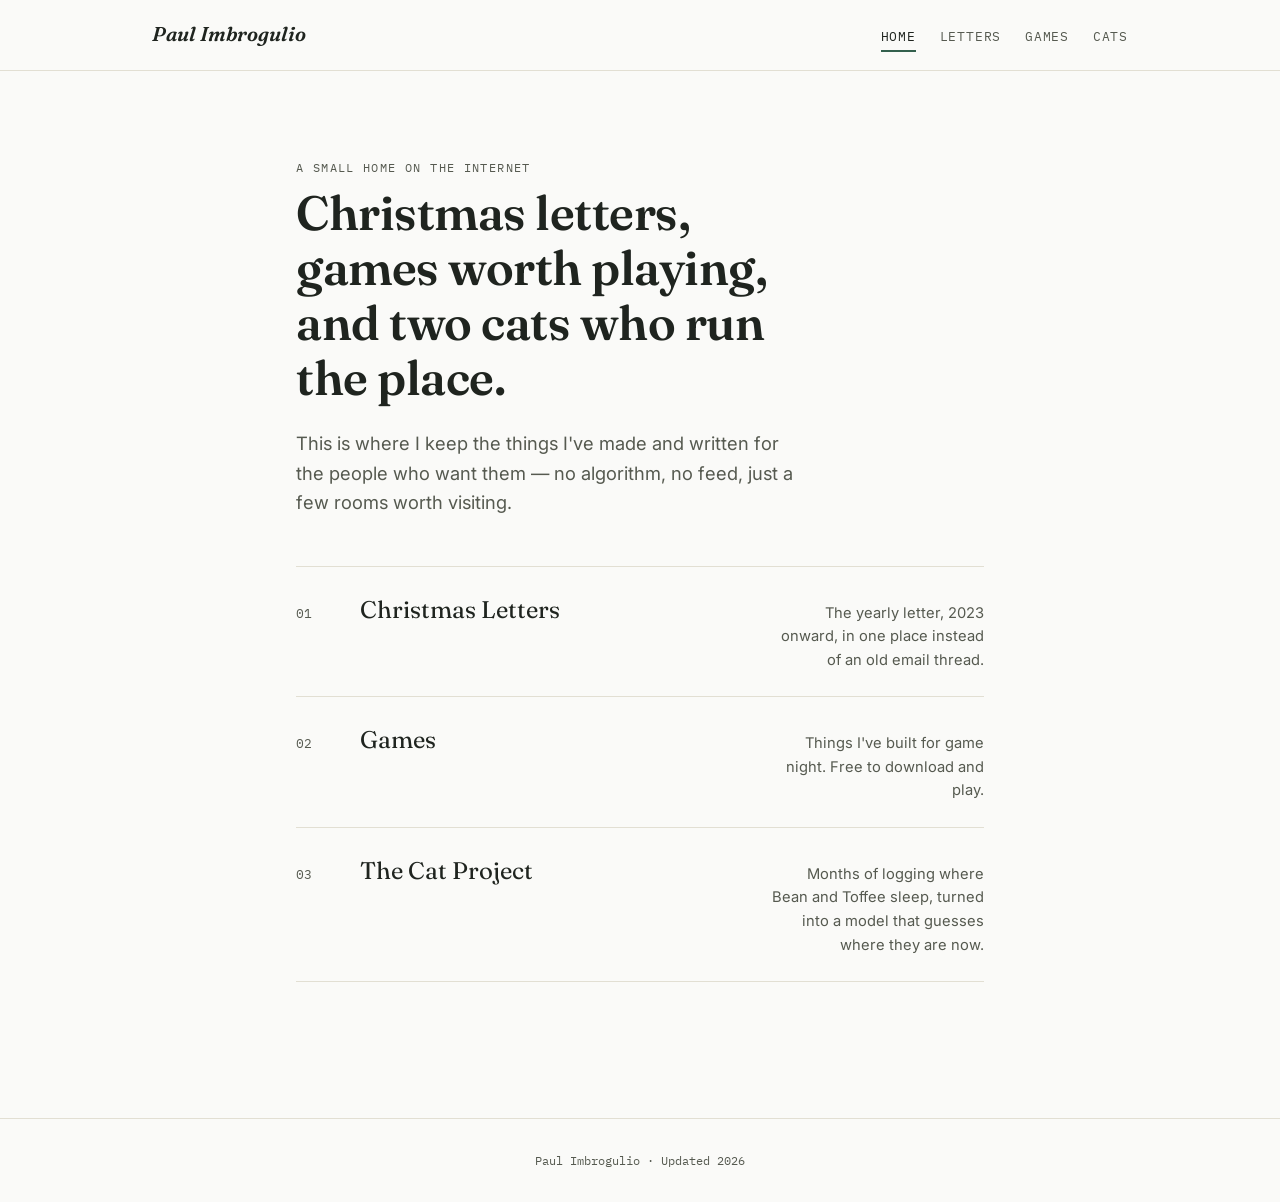
<file: index.html>
<!doctype html>
<html lang="en">
<head>
<meta charset="UTF-8">
<meta name="viewport" content="width=device-width, initial-scale=1">
<title>Home — Paul Imbrogulio</title>
<meta name="description" content="A small home on the internet for Christmas letters, games to play with friends, and a project about my cats.">
<link rel="icon" href="data:image/svg+xml,%3Csvg%20xmlns%3D%22http%3A%2F%2Fwww.w3.org%2F2000%2Fsvg%22%20viewBox%3D%220%200%2032%2032%22%3E%3Cpath%20d%3D%22M4%2016%2016%206l12%2010M8%2014v12h16V14%22%20fill%3D%22none%22%20stroke%3D%22%2333604D%22%20stroke-width%3D%222%22%2F%3E%3C%2Fsvg%3E">
<link rel="preconnect" href="https://fonts.googleapis.com">
<link href="https://fonts.googleapis.com/css2?family=Fraunces:ital,wght@0,500;0,600;1,600&family=Inter:wght@400;500&family=IBM+Plex+Mono:wght@400;500&display=swap" rel="stylesheet">
<link rel="stylesheet" href="css/style.css">
</head>
<body>

<header class="site">
  <div class="site-bar">
    <a class="wordmark" href="index.html">Paul Imbrogulio</a>
    <nav class="site-nav">
      <a href="index.html" aria-current="page">Home</a>
      <a href="letters.html">Letters</a>
      <a href="games.html">Games</a>
      <a href="cats.html">Cats</a>
    </nav>
  </div>
</header>

<main>
  <section class="hero">
    <span class="eyebrow">A small home on the internet</span>
    <h1>Christmas letters, games worth playing, and two cats who run the place.</h1>
    <p class="lede">This is where I keep the things I've made and written for the people who want them — no algorithm, no feed, just a few rooms worth visiting.</p>

    <ul class="index-list">
      <li>
        <a class="index-item" href="letters.html">
          <span class="index-num">01</span>
          <span class="index-title">Christmas Letters</span>
          <span class="index-desc">The yearly letter, 2023 onward, in one place instead of an old email thread.</span>
        </a>
      </li>
      <li>
        <a class="index-item" href="games.html">
          <span class="index-num">02</span>
          <span class="index-title">Games</span>
          <span class="index-desc">Things I've built for game night. Free to download and play.</span>
        </a>
      </li>
      <li>
        <a class="index-item" href="cats.html">
          <span class="index-num">03</span>
          <span class="index-title">The Cat Project</span>
          <span class="index-desc">Months of logging where Bean and Toffee sleep, turned into a model that guesses where they are now.</span>
        </a>
      </li>
    </ul>
  </section>
</main>

<footer class="site">
  <div class="wrap">Paul Imbrogulio · Updated 2026</div>
</footer>

</body>
</html>
</file>
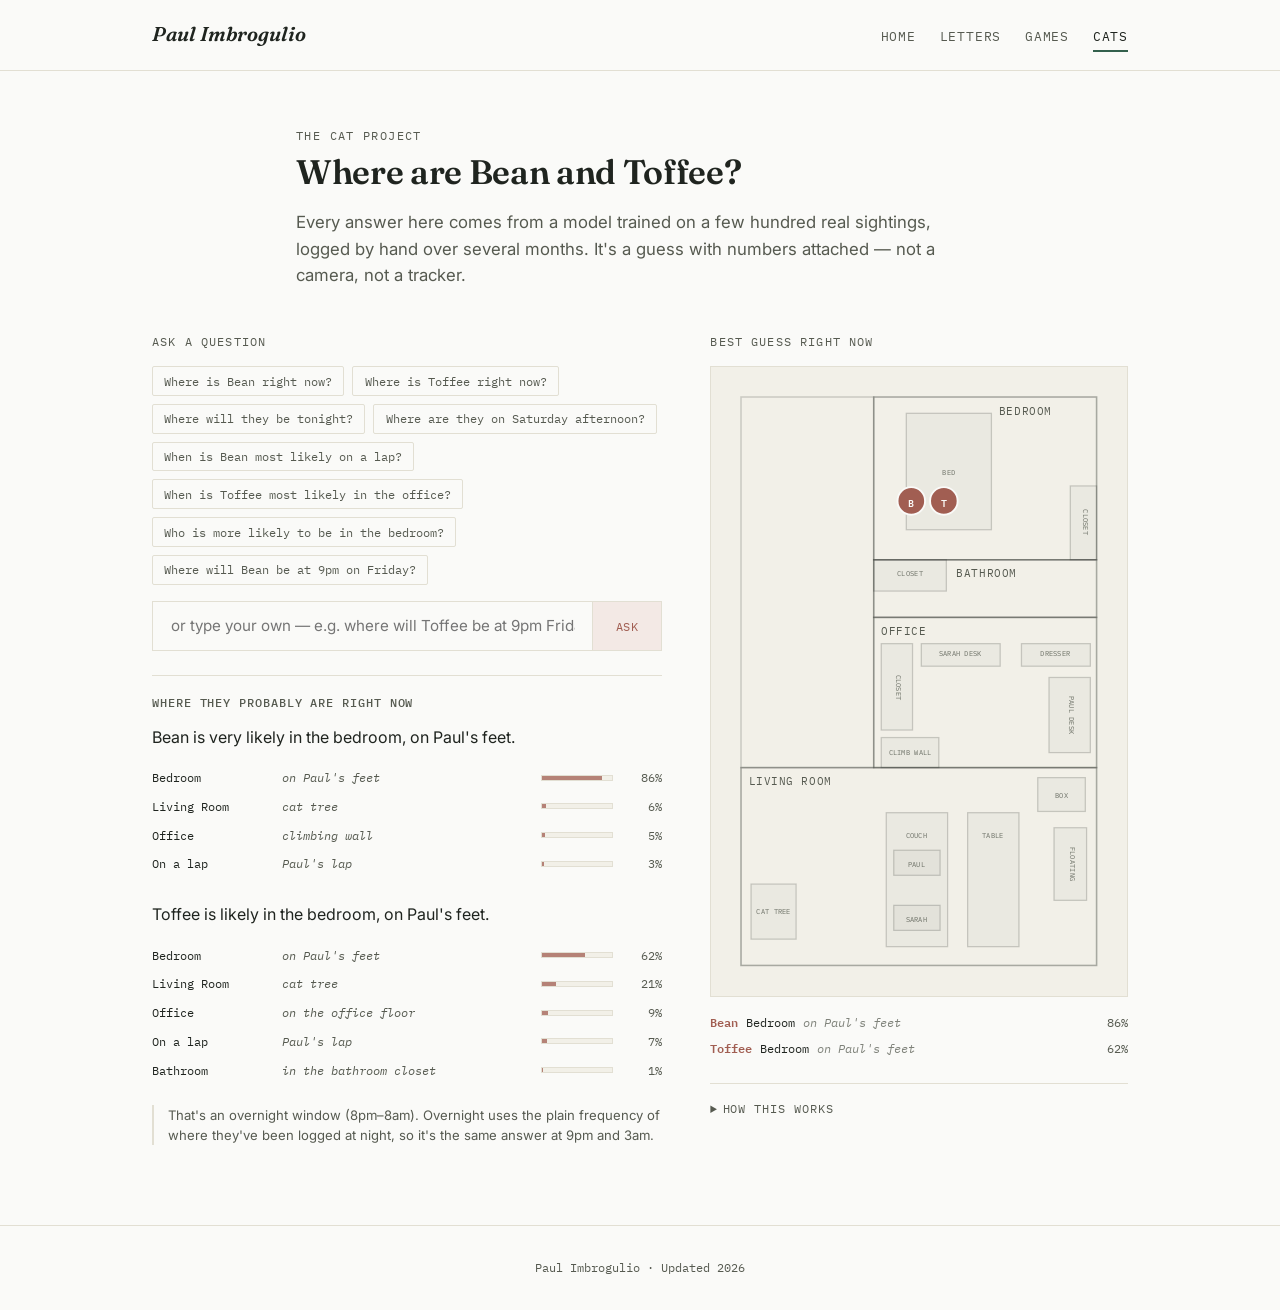
<file: cats.html>
<!doctype html>
<html lang="en">
<head>
<meta charset="UTF-8">
<meta name="viewport" content="width=device-width, initial-scale=1">
<title>The Cat Project — Paul Imbrogulio</title>
<link rel="icon" href="data:image/svg+xml,%3Csvg%20xmlns%3D%22http%3A%2F%2Fwww.w3.org%2F2000%2Fsvg%22%20viewBox%3D%220%200%2032%2032%22%3E%3Cpath%20d%3D%22M4%2016%2016%206l12%2010M8%2014v12h16V14%22%20fill%3D%22none%22%20stroke%3D%22%2333604D%22%20stroke-width%3D%222%22%2F%3E%3C%2Fsvg%3E">
<link rel="preconnect" href="https://fonts.googleapis.com">
<link href="https://fonts.googleapis.com/css2?family=Fraunces:ital,wght@0,500;0,600;1,600&family=Inter:wght@400;500&family=IBM+Plex+Mono:wght@400;500&display=swap" rel="stylesheet">
<link rel="stylesheet" href="css/style.css">
</head>
<body>

<header class="site">
  <div class="site-bar">
    <a class="wordmark" href="index.html">Paul Imbrogulio</a>
    <nav class="site-nav">
      <a href="index.html">Home</a>
      <a href="letters.html">Letters</a>
      <a href="games.html">Games</a>
      <a href="cats.html" aria-current="page">Cats</a>
    </nav>
  </div>
</header>

<main>
  <div class="page-head">
    <span class="eyebrow">The Cat Project</span>
    <h1>Where are Bean and Toffee?</h1>
    <p>Every answer here comes from a model trained on a few hundred real sightings, logged by hand over several months. It's a guess with numbers attached — not a camera, not a tracker.</p>
  </div>

  <div class="cats-layout">

    <section aria-label="Ask about the cats">
      <span class="panel-label">Ask a question</span>

      <div class="chip-row" id="presetChips"></div>

      <form class="ask-form" id="askForm">
        <label class="visually-hidden" for="askInput">Ask about the cats</label>
        <input id="askInput" type="text" autocomplete="off"
               placeholder="or type your own — e.g. where will Toffee be at 9pm Friday?">
        <button type="submit">Ask</button>
      </form>

      <div class="answer-panel" id="answerPanel" aria-live="polite"></div>
    </section>

    <section aria-label="Where the cats probably are now">
      <span class="panel-label">Best guess right now</span>
      <div class="floorplan-frame">
        <!-- Traced from the real layout. Rooms down the right, hallway down
             the left, living room across the bottom. The kitchen table and the
             couch are furniture *inside* the living room — there is no kitchen
             room — which is why the kitchen table and "On a lap" are drawn here
             rather than as rooms of their own. Coordinates are mirrored by
             SPOT_POINTS (one entry per furniture shape, which is what the dots
             actually use) and BUCKET_POINTS (room centroids, the fallback) in
             js/cats.js; move a rect, move both. -->
        <svg id="floorplan" viewBox="0 0 300 470" role="img"
             aria-label="Floor plan of the apartment showing each cat's most likely location right now">

          <!-- Hallway: unlabelled and faint. It orients the reader without
               competing with the rooms the cats are actually logged in. -->
          <rect class="room-rect hallway" x="8" y="8" width="106" height="296"/>

          <rect class="room-rect" x="114" y="8" width="178" height="130"/>
          <!-- x=214, not the x=120 the other rooms use: the bed starts at
               x=140 and the word is ~41 units wide, so from the left edge it
               lands on the bed's top corner. This is the same dodge Bathroom
               already makes below to clear its closet. -->
          <text class="room-label" x="214" y="22">Bedroom</text>
          <rect class="furn" x="140" y="21" width="68" height="93"/>
          <text class="furn-label" x="174" y="70">Bed</text>
          <rect class="furn" x="271" y="79" width="21" height="59"/>
          <text class="furn-label" x="281" y="108" transform="rotate(90 281 108)">Closet</text>

          <rect class="room-rect" x="114" y="138" width="178" height="46"/>
          <text class="room-label" x="180" y="152">Bathroom</text>
          <rect class="furn" x="114" y="138" width="58" height="25"/>
          <text class="furn-label" x="143" y="151">Closet</text>

          <rect class="room-rect" x="114" y="184" width="178" height="120"/>
          <text class="room-label" x="120" y="198">Office</text>
          <rect class="furn" x="120" y="205" width="25" height="69"/>
          <text class="furn-label" x="132" y="240" transform="rotate(90 132 240)">Closet</text>
          <rect class="furn" x="152" y="205" width="63" height="18"/>
          <text class="furn-label" x="183" y="215">Sarah Desk</text>
          <rect class="furn" x="232" y="205" width="55" height="18"/>
          <text class="furn-label" x="259" y="215">Dresser</text>
          <rect class="furn" x="254" y="232" width="33" height="60"/>
          <text class="furn-label" x="270" y="262" transform="rotate(90 270 262)">Paul Desk</text>
          <!-- The climbing wall. Went up ~19 Jul 2026 and is now the single
               most-used spot in the house, so it earns its full name here —
               "Wall" alone reads as a structural wall. -->
          <rect class="furn" x="120" y="280" width="46" height="24"/>
          <text class="furn-label" x="143" y="294">Climb Wall</text>

          <rect class="room-rect" x="8" y="304" width="284" height="158"/>
          <text class="room-label" x="14" y="318">Living Room</text>
          <rect class="furn" x="16" y="397" width="36" height="44"/>
          <text class="furn-label" x="34" y="421">Cat Tree</text>
          <rect class="furn" x="124" y="340" width="49" height="107"/>
          <text class="furn-label" x="148" y="360">Couch</text>
          <!-- The two lap spots, drawn inside the couch as in the sketch — one
               cushion each, so "Paul's lap" and "Sarah's lap" are separate
               targets rather than one anonymous "On a lap" blob. Paul takes the
               upper cushion, Sarah the lower; SPOT_POINTS in js/cats.js must
               agree with that choice. -->
          <rect class="furn" x="130" y="370" width="37" height="20"/>
          <text class="furn-label" x="148" y="383">Paul</text>
          <rect class="furn" x="130" y="414" width="37" height="20"/>
          <text class="furn-label" x="148" y="427">Sarah</text>
          <rect class="furn" x="189" y="340" width="41" height="107"/>
          <text class="furn-label" x="209" y="360">Table</text>
          <rect class="furn" x="245" y="312" width="38" height="27"/>
          <text class="furn-label" x="264" y="328">Box</text>
          <rect class="furn" x="258" y="352" width="26" height="58"/>
          <text class="furn-label" x="271" y="381" transform="rotate(90 271 381)">Floating</text>

          <g id="catsLayer"></g>
        </svg>
      </div>
      <p class="cat-status" id="catStatus"></p>

      <details class="method">
        <summary>How this works</summary>
        <p>Each sighting was logged with a timestamp and a spot — which side of the bed, whose desk, whose lap. The answer splits on one thing only: day or night. Within each half it's the frequency of what's actually been logged, so 10am and 4pm give the same answer, and so do 9pm and 3am.</p>
        <p>That's deliberate, and it replaced a random forest that read the clock more finely. Tested properly — trained on the past, scored on what happened next — knowing the exact hour of the afternoon made the predictions <em>worse</em>, not better. Where these two settle during the day turns out not to be a function of the clock, or at least not one a few hundred sightings can demonstrate. Night versus day is a real difference. Two o'clock versus five isn't.</p>
        <p>Recent sightings count for more than old ones, on a ninety-day half-life. That matters more than it sounds: a climbing wall went up in the office in July and promptly became the most popular spot in the house, so sightings from the spring describe a home that no longer quite exists. Ninety days is a deliberately gentle setting — it keeps the answers steady rather than letting a handful of new sightings rewrite the page, at the cost of taking a few weeks to notice when the cats genuinely change their minds.</p>
        <p>The ~20 specific spots are grouped into rooms so the map stays readable, with the most likely exact spot shown as the smaller tag. Percentages are the model's confidence.</p>
        <p id="accuracyNote"></p>
        <p class="data-meta" id="dataMeta"></p>
      </details>
    </section>

  </div>
</main>

<footer class="site">
  <div class="wrap">Paul Imbrogulio · Updated 2026</div>
</footer>

<script src="js/cat-data.js"></script>
<script src="js/cats.js"></script>
</body>
</html>
</file>
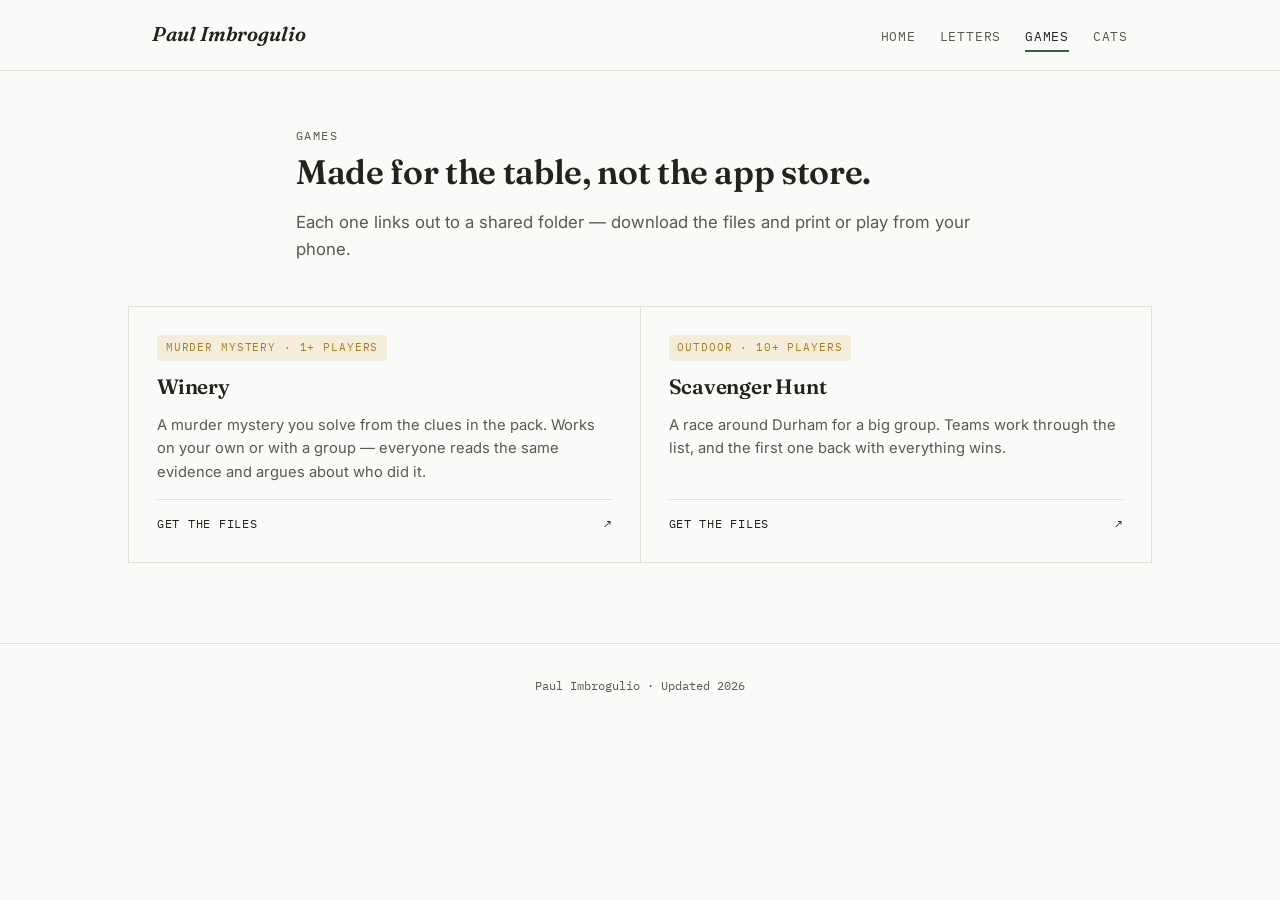
<file: games.html>
<!doctype html>
<html lang="en">
<head>
<meta charset="UTF-8">
<meta name="viewport" content="width=device-width, initial-scale=1">
<title>Games — Paul Imbrogulio</title>
<link rel="icon" href="data:image/svg+xml,%3Csvg%20xmlns%3D%22http%3A%2F%2Fwww.w3.org%2F2000%2Fsvg%22%20viewBox%3D%220%200%2032%2032%22%3E%3Cpath%20d%3D%22M4%2016%2016%206l12%2010M8%2014v12h16V14%22%20fill%3D%22none%22%20stroke%3D%22%2333604D%22%20stroke-width%3D%222%22%2F%3E%3C%2Fsvg%3E">
<link rel="preconnect" href="https://fonts.googleapis.com">
<link href="https://fonts.googleapis.com/css2?family=Fraunces:ital,wght@0,500;0,600;1,600&family=Inter:wght@400;500&family=IBM+Plex+Mono:wght@400;500&display=swap" rel="stylesheet">
<link rel="stylesheet" href="css/style.css">
</head>
<body>

<header class="site">
  <div class="site-bar">
    <a class="wordmark" href="index.html">Paul Imbrogulio</a>
    <nav class="site-nav">
      <a href="index.html">Home</a>
      <a href="letters.html">Letters</a>
      <a href="games.html" aria-current="page">Games</a>
      <a href="cats.html">Cats</a>
    </nav>
  </div>
</header>

<main>
  <div class="page-head">
    <span class="eyebrow">Games</span>
    <h1>Made for the table, not the app store.</h1>
    <p>Each one links out to a shared folder — download the files and print or play from your phone.</p>
  </div>

  <div class="games-grid">

    <div class="game-card">
      <span class="game-tag">Murder mystery · 1+ players</span>
      <h3>Winery</h3>
      <p>A murder mystery you solve from the clues in the pack. Works on your own or with a group — everyone reads the same evidence and argues about who did it.</p>
      <a class="game-link" href="https://drive.google.com/drive/folders/1o4P4Zfi7lDPJpE_8H0JpzbonFxgariHJ?usp=sharing" target="_blank" rel="noopener">
        <span>Get the files</span><span>↗</span>
      </a>
    </div>

    <div class="game-card">
      <span class="game-tag">Outdoor · 10+ players</span>
      <h3>Scavenger Hunt</h3>
      <p>A race around Durham for a big group. Teams work through the list, and the first one back with everything wins.</p>
      <a class="game-link" href="https://drive.google.com/drive/folders/1SycedC9wqn7YB5saLJhlAQhlqDxfZPBk?usp=sharing" target="_blank" rel="noopener">
        <span>Get the files</span><span>↗</span>
      </a>
    </div>

  </div>
</main>

<footer class="site">
  <div class="wrap">Paul Imbrogulio · Updated 2026</div>
</footer>

</body>
</html>
</file>
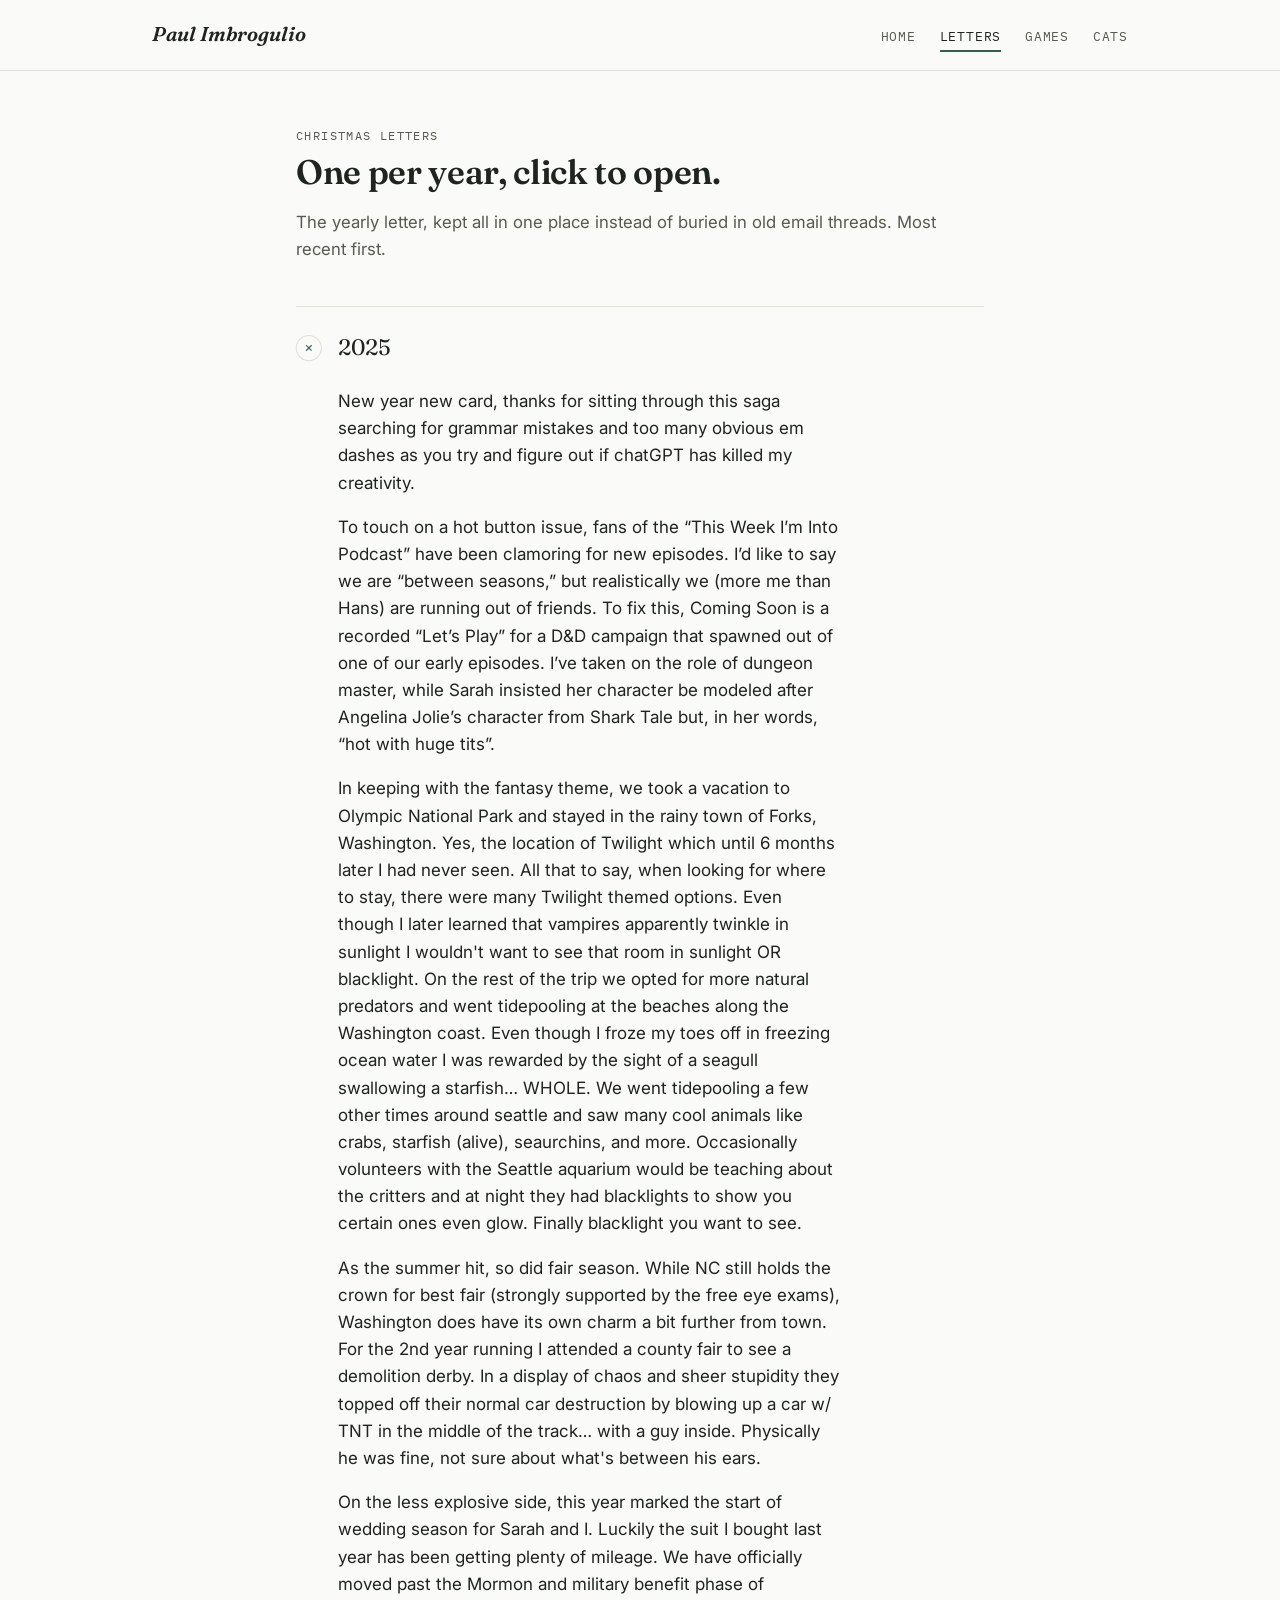
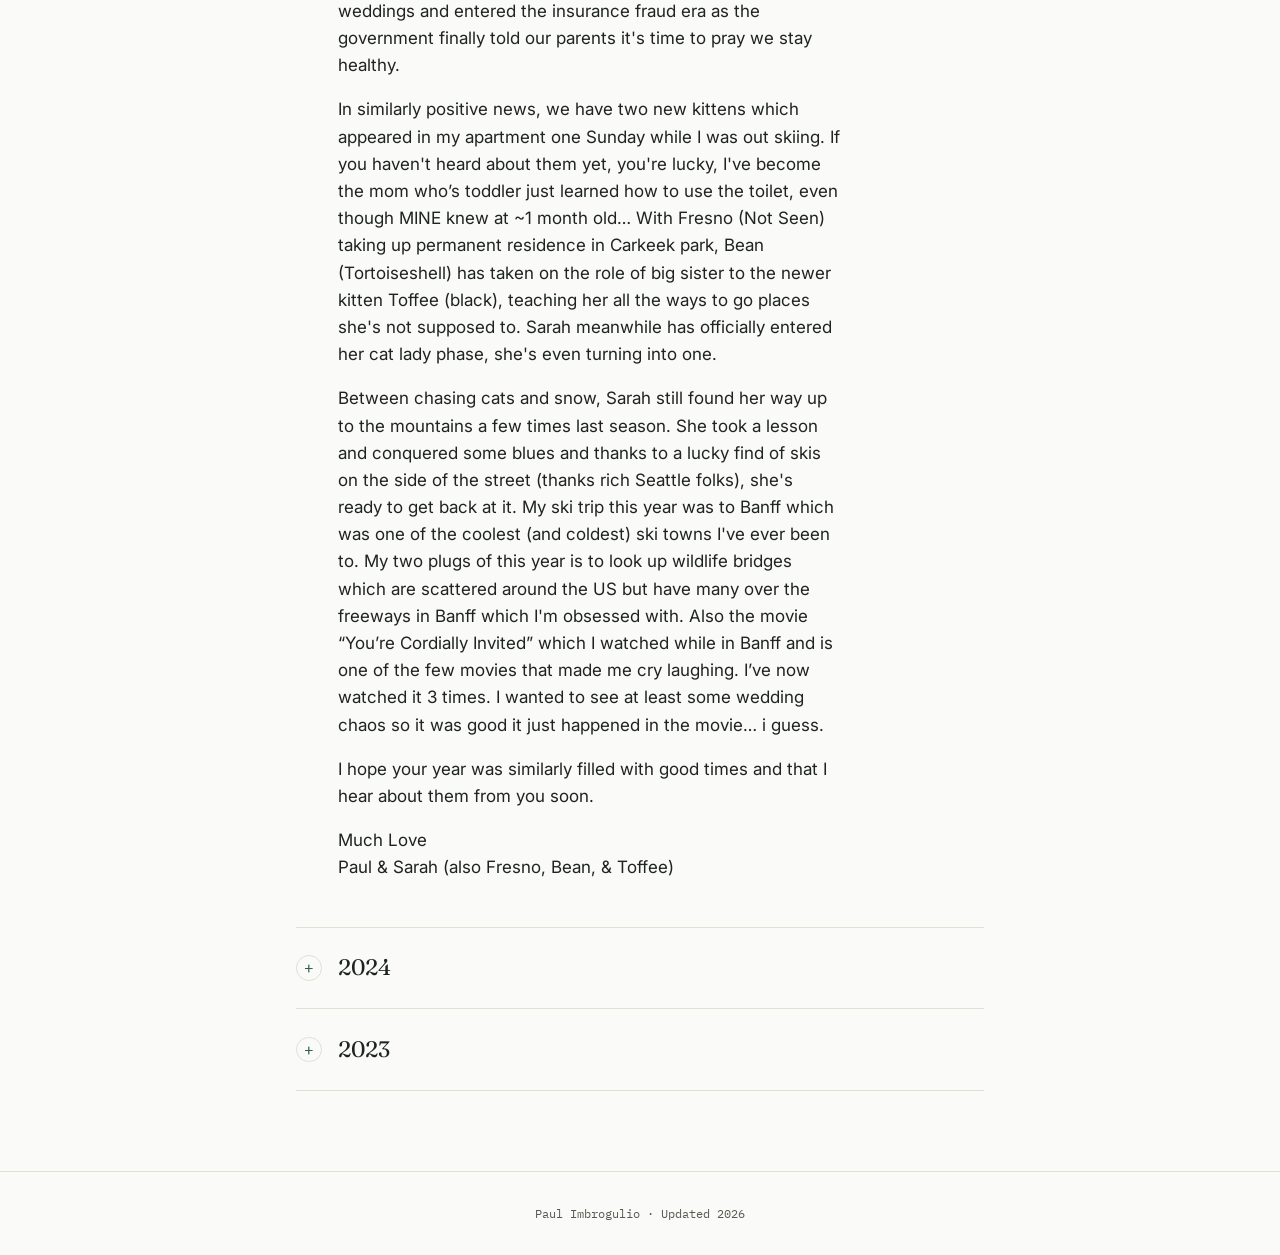
<file: letters.html>
<!doctype html>
<html lang="en">
<head>
<meta charset="UTF-8">
<meta name="viewport" content="width=device-width, initial-scale=1">
<title>Christmas Letters — Paul Imbrogulio</title>
<!-- These letters name friends and family and were written for a mailing
     list, not for search results. The page stays public and linkable; this
     just keeps it out of Google. Don't remove it without asking Paul. -->
<meta name="robots" content="noindex">
<link rel="icon" href="data:image/svg+xml,%3Csvg%20xmlns%3D%22http%3A%2F%2Fwww.w3.org%2F2000%2Fsvg%22%20viewBox%3D%220%200%2032%2032%22%3E%3Cpath%20d%3D%22M4%2016%2016%206l12%2010M8%2014v12h16V14%22%20fill%3D%22none%22%20stroke%3D%22%2333604D%22%20stroke-width%3D%222%22%2F%3E%3C%2Fsvg%3E">
<link rel="preconnect" href="https://fonts.googleapis.com">
<link href="https://fonts.googleapis.com/css2?family=Fraunces:ital,wght@0,500;0,600;1,600&family=Inter:wght@400;500&family=IBM+Plex+Mono:wght@400;500&display=swap" rel="stylesheet">
<link rel="stylesheet" href="css/style.css">
</head>
<body>

<header class="site">
  <div class="site-bar">
    <a class="wordmark" href="index.html">Paul Imbrogulio</a>
    <nav class="site-nav">
      <a href="index.html">Home</a>
      <a href="letters.html" aria-current="page">Letters</a>
      <a href="games.html">Games</a>
      <a href="cats.html">Cats</a>
    </nav>
  </div>
</header>

<main>
  <div class="page-head">
    <span class="eyebrow">Christmas Letters</span>
    <h1>One per year, click to open.</h1>
    <p>The yearly letter, kept all in one place instead of buried in old email threads. Most recent first.</p>
  </div>

  <div class="letters-list">

    <details class="letter" open>
      <summary>
        <span class="letter-toggle">+</span>
        2025
      </summary>
      <div class="letter-body">
        <p>New year new card, thanks for sitting through this saga searching for grammar mistakes and too many obvious em dashes as you try and figure out if chatGPT has killed my creativity.</p>
        <p>To touch on a hot button issue, fans of the “This Week I’m Into Podcast” have been clamoring for new episodes. I’d like to say we are “between seasons,” but realistically we (more me than Hans) are running out of friends. To fix this, Coming Soon is a recorded “Let’s Play” for a D&amp;D campaign that spawned out of one of our early episodes. I’ve taken on the role of dungeon master, while Sarah insisted her character be modeled after Angelina Jolie’s character from Shark Tale but, in her words, “hot with huge tits”.</p>
        <p>In keeping with the fantasy theme, we took a vacation to Olympic National Park and stayed in the rainy town of Forks, Washington. Yes, the location of Twilight which until 6 months later I had never seen. All that to say, when looking for where to stay, there were many Twilight themed options. Even though I later learned that vampires apparently twinkle in sunlight I wouldn't want to see that room in sunlight OR blacklight. On the rest of the trip we opted for more natural predators and went tidepooling at the beaches along the Washington coast. Even though I froze my toes off in freezing ocean water I was rewarded by the sight of a seagull swallowing a starfish… WHOLE. We went tidepooling a few other times around seattle and saw many cool animals like crabs, starfish (alive), seaurchins, and more. Occasionally volunteers with the Seattle aquarium would be teaching about the critters and at night they had blacklights to show you certain ones even glow. Finally blacklight you want to see.</p>
        <p>As the summer hit, so did fair season. While NC still holds the crown for best fair (strongly supported by the free eye exams), Washington does have its own charm a bit further from town. For the 2nd year running I attended a county fair to see a demolition derby. In a display of chaos and sheer stupidity they topped off their normal car destruction by blowing up a car w/ TNT in the middle of the track… with a guy inside. Physically he was fine, not sure about what's between his ears.</p>
        <p>On the less explosive side, this year marked the start of wedding season for Sarah and I. Luckily the suit I bought last year has been getting plenty of mileage. We have officially moved past the Mormon and military benefit phase of weddings and entered the insurance fraud era as the government finally told our parents it's time to pray we stay healthy.</p>
        <p>In similarly positive news, we have two new kittens which appeared in my apartment one Sunday while I was out skiing. If you haven't heard about them yet, you're lucky, I've become the mom who’s toddler just learned how to use the toilet, even though MINE knew at ~1 month old… With Fresno (Not Seen) taking up permanent residence in Carkeek park, Bean (Tortoiseshell) has taken on the role of big sister to the newer kitten Toffee (black), teaching her all the ways to go places she's not supposed to. Sarah meanwhile has officially entered her cat lady phase, she's even turning into one.</p>
        <p>Between chasing cats and snow, Sarah still found her way up to the mountains a few times last season. She took a lesson and conquered some blues and thanks to a lucky find of skis on the side of the street (thanks rich Seattle folks), she's ready to get back at it. My ski trip this year was to Banff which was one of the coolest (and coldest) ski towns I've ever been to. My two plugs of this year is to look up wildlife bridges which are scattered around the US but have many over the freeways in Banff which I'm obsessed with. Also the movie “You’re Cordially Invited” which I watched while in Banff and is one of the few movies that made me cry laughing. I’ve now watched it 3 times. I wanted to see at least some wedding chaos so it was good it just happened in the movie… i guess.</p>
        <p>I hope your year was similarly filled with good times and that I hear about them from you soon.</p>
        <p>Much Love<br>Paul &amp; Sarah (also Fresno, Bean, &amp; Toffee)</p>
      </div>
    </details>

    <details class="letter">
      <summary>
        <span class="letter-toggle">+</span>
        2024
      </summary>
      <div class="letter-body">
        <p>It's finally the time everyone’s been waiting for, a festive rerun of last year’s shenanigans! Although it has been a very hectic year for Sarah and I, we’re lucky enough to have friends like you that are hopefully willing to read this whole letter.</p>
        <p>We kicked off this year by bringing my friends on what ended up being a farewell tour of Taiwan with my family now back in Seattle. I put on my tour guide hat and showed them all the must-sees like scenic landmarks, tea fields in the mountains, the wall I graffitied, and the best food markets in town like the 7-11 I used to hang out at after school. We even recreated a great photo from my ancestors, or maybe just my freshman year spring break trip. Either way nostalgia was in full swing.</p>
        <p>After Taiwan, Sarah and I extended our trip to Japan where we ate sushi at Tokyo’s Toyosu market at 5 am and attended a Sumo Tournament in Osaka. The Sumo tradition mixed with some of the strongest glutes I’ve ever seen already has me planning to go back. The other crazy news we got on that trip: Sarah had been accepted to several amazing data science M.S. programs! After a lot of tough consideration she ended up picking UW which started the process of us moving back to Seattle.</p>
        <p>After playing an extreme game of tetris with my car, the journey home turned into a 10-day road trip with my dad with visits to 4 different baseball stadiums and  a pitstop to take a drug test in Kansas city. Instead of driving, my clear pee meant that I was clear for takeoff at my new job at Boeing where I am excited to reach new heights. Don't worry, I won’t be trying to “fix” the planes like I was working on my car last year.</p>
        <p>Since Sarah flew an Airbus out here in August, we’ve been on many local adventures. We got paddleboards to take up to the cascades where I froze my toes off when we paddled on a glacier lake. Sarah also got here just in time to see the last of the salmon returning to spawn…was it wrong to get a bagel with lox… moral conundrum for another day. In more wholesome news, we went to visit Sarah’s uncle Chip on Bainbridge island who was kind enough to help us decorate our apartment with beautiful artwork he made which sits near the other beautiful artwork made by some friends as a memento of our time in Durham.</p>
        <p>On the side, I picked up a new hobby - co-hosting the “This Week Im Into Podcast” with my friend Hans. It’s been a really great way to keep up with our friends and find a bunch of obsessions to sink way too much time into. If you haven’t been on it yet and want to be a guest let me know. (yes we are on any normal podcast platform if you want to listen but this is my last plug for it).</p>
        <p>Other than podcasting, I'm really excited to get back into skiing. I finally own my first set of skis so it’s great to be in an area with an actual mountain. I've only been a few times since I left Seattle 12 years ago but I got to go on a great trip to Chamonix this last february and who knew skiing got so much better when I knew I was gonna drink after (and not have to plan anything, thanks Braden!) I think we are even gonna get Sarah some lessons so she can be the DD!</p>
        <p>We hope you have a great holiday and can’t wait to catch up when you're on the podcast… okay, that was the last time.</p>
        <p>Love,<br>Sarah and Paul</p>
      </div>
    </details>

    <details class="letter">
      <summary>
        <span class="letter-toggle">+</span>
        2023
      </summary>
      <div class="letter-body">
        <p>As the end of the year approaches, I wanted to take a moment to connect with you and share some of the whirlwind adventures and more unexpected twists that made up my last year.</p>
        <p>The blooper reel began with a week trip to Hawaii where I got to try spear fishing (no I didn't catch anything other than seasickness), started my golfing journey, and discovered that Kamehameha isn't just an attack in Dragon Ball Z. Although the tropical beaches are the opposite from Christmas, it did bring me closer to my Pacific island roots, especially at the iconic island “China Man’s Hat.”.</p>
        <p>I also had the chance to learn about my girlfriend Sarah’s roots when we visited her family and their “Clan” at the scottish games in charlotte. If we ever need to flip telephone poles or herd sheep I'm happy to say she's got us covered. Sarah will learn a bit more about my own roots when we visit Taiwan in March, I just hope she doesn't realize there are a billion more of me.</p>
        <p>Sarah is also looking to explore new horizons by applying to grad school for data science. In following the footsteps of my role model, my father, we are excited to see how fast Sarah can make me a stay at home boyfriend after she starts to hear back from schools next spring.</p>
        <p>In my own personal journey, instead of pursuing higher education I decided to pursue higher comfort on my commute to work by getting a new car that actually has air conditioning.. Makes sense to invest in air conditioning now that summer is over (clearly I'm not the bright one). With the new car that means saying goodbye to the old which is good luck for carolyn, the inheritor. I took it upon myself to fix the old Accord and became quite the mechanic if i say so myself. I learned how to replace fuses, air hoses, the battery, and if I hadn't talked myself out of it even the whole radiator so if you're stuck on the side of the road with a 2006 honda accord let me know, I have about 3 tricks up my sleeve. Sprinkled in between my new Bob the Builder lifestyle, I still get to spend time with my favorite four-legged friend, Huxley. Whether accompanying me on hikes or seen here staring at a treat after playfully destroying my last pumpkin carving, Huxley is really the dog that makes you want your own dog.</p>
        <p>In an unexpected twist from one paragraph to the next, the day after I finished fixing up the car it finally met its fate when it got totaled in a hit and run. Luckily it was parked and empty so the only one hurt is Carolyn's chances to be free. We tracked the perp down 2 blocks from my house so as of writing this I'm in a fun battle with insurance and maybe more :/.</p>
        <p>Let this card serve as an advertisement for Durham while you ignore the earlier crime statistics. I've set up a few travel worthy activities such as an adult easter egg hunt, bought savannah banana tickets, and a 2nd annual christmas cookie party. While I dont have space for more testimonials I did have my friend Eric travel down just for an event for less than 24 hours - Twice! Talk about a long term distance, low commitment, casual boyfriend.</p>
        <p>Amidst all the fun people, new destinations, and more than a few challenges I wanted to celebrate my friends these holidays and I hope I hear from you soon about your year’s adventures.</p>
        <p>Wishing you a holiday season of love, laughter, and the occasional crazy story. Looking forward to catching up soon.</p>
      </div>
    </details>

  </div>
</main>

<footer class="site">
  <div class="wrap">Paul Imbrogulio · Updated 2026</div>
</footer>

</body>
</html>
</file>
<file: css/style.css>
/* ==========================================================================
   Design tokens
   ========================================================================== */
:root {
  --paper:      #FAFAF8;
  --paper-raised: #F2F0E8;
  --ink:        #1F241F;
  --ink-soft:   #565A50;
  --line:       #E2DFD3;
  --pine:       #33604D;
  --pine-soft:  #E9EFE9;
  --gold:       #A97C22;
  --gold-soft:  #F5EDDC;
  --rose:       #A15E52;
  --rose-soft:  #F3E9E5;

  --display: "Fraunces", "Iowan Old Style", Georgia, serif;
  --body:    "Inter", -apple-system, BlinkMacSystemFont, "Segoe UI", sans-serif;
  --mono:    "IBM Plex Mono", "SFMono-Regular", Consolas, monospace;

  --max: 46rem;
  --max-wide: 64rem;
}

@media (prefers-reduced-motion: reduce) {
  * { animation-duration: 0.01ms !important; transition-duration: 0.01ms !important; }
  /* Not covered by the rule above — scroll-behavior is neither an animation
     nor a transition, but smooth scrolling is exactly what this preference
     is asking us to stop. cats.js scrolls the answer panel into view. */
  html { scroll-behavior: auto !important; }
}

* { box-sizing: border-box; }
html { scroll-behavior: smooth; }

body {
  margin: 0;
  background: var(--paper);
  color: var(--ink);
  font-family: var(--body);
  font-size: 17px;
  line-height: 1.6;
  -webkit-font-smoothing: antialiased;
}

img, svg { max-width: 100%; display: block; }

a {
  color: var(--pine);
  text-decoration-thickness: 1px;
  text-underline-offset: 3px;
}
a:hover { color: var(--ink); }

:focus-visible {
  outline: 2px solid var(--pine);
  outline-offset: 3px;
}

h1, h2, h3 {
  font-family: var(--display);
  font-weight: 600;
  line-height: 1.15;
  margin: 0 0 0.5em;
  letter-spacing: -0.01em;
}

.eyebrow {
  font-family: var(--mono);
  font-size: 0.72rem;
  letter-spacing: 0.12em;
  text-transform: uppercase;
  color: var(--ink-soft);
  display: block;
  margin-bottom: 0.6em;
}

p { margin: 0 0 1em; color: var(--ink-soft); }

/* ==========================================================================
   Layout shell
   ========================================================================== */
.wrap { max-width: var(--max); margin: 0 auto; padding: 0 1.5rem; }
.wrap-wide { max-width: var(--max-wide); margin: 0 auto; padding: 0 1.5rem; }

header.site {
  border-bottom: 1px solid var(--line);
  background: var(--paper);
}

.site-bar {
  max-width: var(--max-wide);
  margin: 0 auto;
  padding: 1.15rem 1.5rem;
  display: flex;
  align-items: baseline;
  justify-content: space-between;
  flex-wrap: wrap;
  gap: 0.75rem 1.5rem;
}

.wordmark {
  font-family: var(--display);
  font-style: italic;
  font-weight: 600;
  font-size: 1.25rem;
  color: var(--ink);
  text-decoration: none;
}

nav.site-nav {
  display: flex;
  gap: 1.5rem;
  font-family: var(--mono);
  font-size: 0.8rem;
  letter-spacing: 0.06em;
  text-transform: uppercase;
}

nav.site-nav a {
  color: var(--ink-soft);
  text-decoration: none;
  padding-bottom: 2px;
  border-bottom: 2px solid transparent;
}

nav.site-nav a:hover,
nav.site-nav a[aria-current="page"] {
  color: var(--ink);
  border-bottom-color: var(--pine);
}

main { padding: 3.5rem 0 5rem; }

.page-head { max-width: var(--max); margin: 0 auto 2.75rem; padding: 0 1.5rem; }
.page-head p { font-size: 1.05rem; }

footer.site {
  border-top: 1px solid var(--line);
  padding: 2rem 1.5rem;
  text-align: center;
  font-family: var(--mono);
  font-size: 0.75rem;
  color: var(--ink-soft);
}

/* ==========================================================================
   Home
   ========================================================================== */
.hero {
  max-width: var(--max);
  margin: 0 auto;
  padding: 2rem 1.5rem 3.5rem;
}
.hero h1 { font-size: clamp(2.1rem, 5vw, 3rem); max-width: 16ch; }
.hero .lede { font-size: 1.15rem; max-width: 42ch; }

.index-list { list-style: none; margin: 3rem 0 0; padding: 0; }
.index-list li { border-top: 1px solid var(--line); }
.index-list li:last-child { border-bottom: 1px solid var(--line); }

.index-item {
  display: flex;
  align-items: baseline;
  justify-content: space-between;
  gap: 1.5rem;
  padding: 1.5rem 0;
  text-decoration: none;
  color: var(--ink);
}
.index-item:hover .index-title { color: var(--pine); }
.index-item:hover { color: var(--ink); }

.index-num {
  font-family: var(--mono);
  font-size: 0.8rem;
  color: var(--ink-soft);
  width: 2.5rem;
  flex-shrink: 0;
}
.index-title {
  font-family: var(--display);
  font-size: 1.5rem;
  flex-grow: 1;
}
.index-desc {
  font-size: 0.92rem;
  color: var(--ink-soft);
  text-align: right;
  max-width: 24ch;
}

/* ==========================================================================
   Letters (accordion)
   ========================================================================== */
.letters-list { max-width: var(--max); margin: 0 auto; padding: 0 1.5rem; }

details.letter {
  border-top: 1px solid var(--line);
}
details.letter:last-child { border-bottom: 1px solid var(--line); }

details.letter summary {
  list-style: none;
  cursor: pointer;
  padding: 1.4rem 0;
  display: flex;
  align-items: center;
  gap: 1rem;
  font-family: var(--display);
  font-size: 1.4rem;
}
details.letter summary::-webkit-details-marker { display: none; }

.letter-toggle {
  font-family: var(--mono);
  font-size: 1rem;
  color: var(--pine);
  border: 1px solid var(--line);
  border-radius: 50%;
  width: 1.6rem;
  height: 1.6rem;
  display: inline-flex;
  align-items: center;
  justify-content: center;
  flex-shrink: 0;
  transition: transform 0.2s ease;
}
details.letter[open] .letter-toggle { transform: rotate(45deg); }

.letter-body {
  padding: 0 0 1.75rem 2.6rem;
  max-width: 34rem;
}
.letter-body p { color: var(--ink); }

/* ==========================================================================
   Games
   ========================================================================== */
.games-grid {
  max-width: var(--max-wide);
  /* The side gutter has to sit OUTSIDE the border, not as padding: this
     element's background IS the hairline between cards, so padding paints a
     thick beige bar down each edge. width caps at 100% - gutter on narrow
     screens; max-width takes over once there's room. */
  width: calc(100% - 3rem);
  margin: 0 auto;
  display: grid;
  /* auto-FIT, not auto-fill. The grid paints --line behind a 1px gap, so an
     empty track isn't invisible here — it renders as a solid beige block
     beside the real cards. auto-fit collapses it; the cards share the width. */
  grid-template-columns: repeat(auto-fit, minmax(15.5rem, 1fr));
  gap: 1px;
  background: var(--line);
  border: 1px solid var(--line);
}

.game-card {
  background: var(--paper);
  padding: 1.75rem;
  display: flex;
  flex-direction: column;
  gap: 0.9rem;
}

.game-tag {
  font-family: var(--mono);
  font-size: 0.68rem;
  letter-spacing: 0.08em;
  text-transform: uppercase;
  color: var(--gold);
  background: var(--gold-soft);
  align-self: flex-start;
  padding: 0.25rem 0.55rem;
  border-radius: 2px;
}

.game-card h3 { font-size: 1.3rem; margin: 0; }
.game-card p { font-size: 0.92rem; margin: 0; flex-grow: 1; }

.game-link {
  font-family: var(--mono);
  font-size: 0.78rem;
  text-transform: uppercase;
  letter-spacing: 0.06em;
  text-decoration: none;
  color: var(--ink);
  border-top: 1px solid var(--line);
  padding-top: 0.9rem;
  display: flex;
  align-items: center;
  justify-content: space-between;
}
.game-link:hover { color: var(--pine); }

/* ==========================================================================
   Cats page
   ========================================================================== */
.cats-layout {
  max-width: var(--max-wide);
  margin: 0 auto;
  padding: 0 1.5rem;
  display: grid;
  grid-template-columns: 1.1fr 0.9fr;
  gap: 3rem;
  align-items: start;
}
@media (max-width: 860px) {
  .cats-layout { grid-template-columns: 1fr; }
}

.panel-label {
  font-family: var(--mono);
  font-size: 0.72rem;
  text-transform: uppercase;
  letter-spacing: 0.1em;
  color: var(--ink-soft);
  margin-bottom: 0.9rem;
  display: block;
}

/* Floor plan */
.floorplan-frame {
  border: 1px solid var(--line);
  background: var(--paper-raised);
  padding: 1.25rem;
}
.room-rect {
  fill: none;
  stroke: var(--ink);
  stroke-opacity: 0.35;
  stroke-width: 1.25;
}
/* Circulation space, drawn but deliberately quiet — no cat is ever logged
   there, so it shouldn't read as loudly as the four real rooms. */
.hallway { stroke-opacity: 0.18; }

.room-label {
  font-family: var(--mono);
  font-size: 9px;
  letter-spacing: 0.05em;
  fill: var(--ink-soft);
  text-transform: uppercase;
}

/* Furniture: fainter than the walls, so the room shapes still read first. */
.furn {
  fill: var(--ink);
  fill-opacity: 0.035;
  stroke: var(--ink);
  stroke-opacity: 0.2;
  stroke-width: 1;
}
.furn-label {
  font-family: var(--mono);
  font-size: 5.5px;
  letter-spacing: 0.04em;
  fill: var(--ink-soft);
  fill-opacity: 0.85;
  text-anchor: middle;
  text-transform: uppercase;
}
.cat-dot {
  transition: transform 2.2s cubic-bezier(0.65, 0, 0.35, 1);
}
.cat-dot circle {
  fill: var(--rose);
  /* The dot now sits on top of furniture rects, so a paper-coloured ring
     keeps its edge legible against a filled shape. */
  stroke: var(--paper);
  stroke-width: 1.5;
}
.cat-dot text {
  font-family: var(--mono);
  font-size: 8px;
  fill: var(--paper);
  text-anchor: middle;
  dominant-baseline: central;
  font-weight: 600;
}

.cat-status {
  margin-top: 1rem;
  display: flex;
  flex-direction: column;
  gap: 0.4rem;
}
.status-line {
  display: flex;
  align-items: baseline;
  gap: 0.5rem;
  font-family: var(--mono);
  font-size: 0.78rem;
  color: var(--ink-soft);
}
.status-line strong { color: var(--rose); font-weight: 600; }
.status-room { color: var(--ink); }
.status-tag { font-style: italic; opacity: 0.75; }
.status-pct { margin-left: auto; }

/* Ask panel */
.chip-row {
  display: flex;
  flex-wrap: wrap;
  gap: 0.5rem;
  margin-bottom: 1rem;
}
.chip-row button {
  font-family: var(--mono);
  font-size: 0.72rem;
  background: none;
  border: 1px solid var(--line);
  color: var(--ink-soft);
  padding: 0.4rem 0.7rem;
  cursor: pointer;
  border-radius: 2px;
  text-align: left;
}
.chip-row button:hover { border-color: var(--rose); color: var(--rose); }

.ask-form {
  display: flex;
  border: 1px solid var(--line);
}
.ask-form input {
  flex-grow: 1;
  min-width: 0;
  border: none;
  background: transparent;
  padding: 0.9rem 1.1rem;
  font-family: var(--body);
  font-size: 0.95rem;
  color: var(--ink);
}
.ask-form input:focus { outline: none; }
.ask-form button {
  border: none;
  border-left: 1px solid var(--line);
  background: var(--rose-soft);
  color: var(--rose);
  font-family: var(--mono);
  font-size: 0.78rem;
  text-transform: uppercase;
  letter-spacing: 0.06em;
  padding: 0 1.4rem;
  cursor: pointer;
}
.ask-form button:hover { background: var(--rose); color: var(--paper); }

.answer-panel {
  margin-top: 1.5rem;
  border-top: 1px solid var(--line);
  padding-top: 1.25rem;
}
.answer-heading {
  font-family: var(--mono);
  font-size: 0.72rem;
  font-weight: 500;
  text-transform: uppercase;
  letter-spacing: 0.08em;
  color: var(--ink-soft);
  margin: 0 0 1rem;
}
.answer-block { margin-bottom: 1.5rem; }
.answer-block:last-of-type { margin-bottom: 0; }
.answer-lead {
  margin: 0 0 0.8rem;
  font-size: 1rem;
  color: var(--ink);
}
.answer-note {
  margin: 1.25rem 0 0;
  font-size: 0.82rem;
  line-height: 1.55;
  color: var(--ink-soft);
  border-left: 2px solid var(--line);
  padding-left: 0.85rem;
}

/* One prediction: label, optional specific spot, bar, percentage */
.pred-row {
  display: grid;
  grid-template-columns: 7.5rem 1fr 4.5rem 2.5rem;
  align-items: center;
  gap: 0.6rem;
  padding: 0.3rem 0;
  font-family: var(--mono);
  font-size: 0.75rem;
}
.pred-name { color: var(--ink); }
.pred-tag {
  color: var(--ink-soft);
  font-style: italic;
  overflow: hidden;
  text-overflow: ellipsis;
  white-space: nowrap;
}
.pred-pct { text-align: right; color: var(--ink-soft); }
.prob-bar {
  height: 6px;
  background: var(--paper-raised);
  border: 1px solid var(--line);
}
.prob-bar span {
  display: block;
  height: 100%;
  background: var(--rose);
  opacity: 0.75;
}

@media (max-width: 520px) {
  .pred-row { grid-template-columns: 6rem 1fr 2.5rem; }
  .pred-tag { display: none; }
}

/* Methodology disclosure */
.method {
  margin-top: 1.5rem;
  border-top: 1px solid var(--line);
  padding-top: 1rem;
}
.method summary {
  font-family: var(--mono);
  font-size: 0.72rem;
  text-transform: uppercase;
  letter-spacing: 0.08em;
  color: var(--ink-soft);
  cursor: pointer;
}
.method p {
  font-size: 0.85rem;
  line-height: 1.6;
  color: var(--ink-soft);
  margin: 0.9rem 0 0;
}
.data-meta { font-family: var(--mono); font-size: 0.72rem; }

.visually-hidden {
  position: absolute;
  width: 1px; height: 1px;
  margin: -1px; padding: 0;
  overflow: hidden;
  clip: rect(0 0 0 0);
  white-space: nowrap;
  border: 0;
}

/* ==========================================================================
   Content slots — the "put your text here" markers
   ==========================================================================
   These only appear while <body> carries class="drafting". Delete that one
   word from letters.html and games.html and every marker on the site
   disappears at once, without having to hunt down and remove each block.
   Hidden is the DEFAULT, so forgetting to tidy up can't leak editing notes
   onto the live site — the class has to be present for them to show. */
.slot { display: none; }

.drafting .slot {
  display: block;
  border: 1px dashed var(--rose);
  background: var(--rose-soft);
  padding: 0.85rem 1.05rem;
  margin: 0 0 1.25rem;
  font-family: var(--mono);
  font-size: 0.74rem;
  line-height: 1.65;
  color: var(--rose);
}
.slot b {
  display: block;
  font-weight: 500;
  letter-spacing: 0.1em;
  text-transform: uppercase;
  font-size: 0.68rem;
  opacity: 0.75;
  margin-bottom: 0.35rem;
}
.slot code {
  background: rgba(31, 36, 31, 0.06);
  padding: 0.05em 0.3em;
  border-radius: 2px;
}
.slot p { margin: 0; color: inherit; font-size: inherit; line-height: inherit; }
.slot p + p { margin-top: 0.5rem; }

/* Games cards are a flex column with the link pinned to the bottom, so the
   slot needs to sit above it rather than stretch. */
.game-card .slot { margin-bottom: 0; }

/* ==========================================================================
   Mobile
   ==========================================================================
   Four specific problems, not general polish:
   1. An input under 16px makes iOS Safari zoom the page on focus and never
      zoom back out. 16px exactly is the threshold.
   2. Nav links and chips were ~15px and ~24px tall — well under a fingertip.
   3. Furniture labels are 5.5px in a 300-unit viewBox, and at phone width the
      SVG used to render near 1:1, so they turned to fuzz. They were hidden
      outright; that was the wrong fix, because an unlabelled bed and an
      unlabelled couch cushion are just grey boxes. See the 520px block.
   4. Long room names in the answer rows need the extra width back. */
@media (max-width: 620px) {
  .ask-form input { font-size: 16px; }

  /* Nav words like "Home" are only ~34px wide — that's the word, not a
     mistake. WCAG 2.5.8 is satisfied by the 40px height plus the gap, which
     keeps a 24px circle on one link clear of its neighbours. */
  nav.site-nav { gap: 1.25rem; }
  nav.site-nav a { padding: 0.55rem 0; }

  .chip-row button { padding: 0.85rem 0.85rem; font-size: 0.74rem; }
  .ask-form button { padding: 0 1.1rem; }

  /* The only real call to action on the games page — worth a full thumb. */
  .game-link { padding: 1.1rem 0 0.5rem; }

  main { padding: 2.5rem 0 3.5rem; }
}

@media (max-width: 520px) {
  /* The furniture labels used to be display:none here. The real problem was
     never the type size — it was that 88px of a 390px phone went to padding
     (1.5rem a side on .cats-layout, 1.25rem a side on the frame), leaving the
     SVG at exactly 300px against a 300-unit viewBox. Reclaiming most of that
     takes it to 337px, and with the bump below the labels land at an effective
     7.3px, i.e. bigger than they render on desktop.

     6.5px is a measured ceiling, not a taste call: at 7px "Climb Wall" is 45.3
     units wide inside a 46-unit rect and spills. Re-measure before raising it. */
  .cats-layout { padding: 0 1rem; }
  .floorplan-frame { padding: 0.6rem; }
  .furn-label { font-size: 6.5px; }
}
</file>
